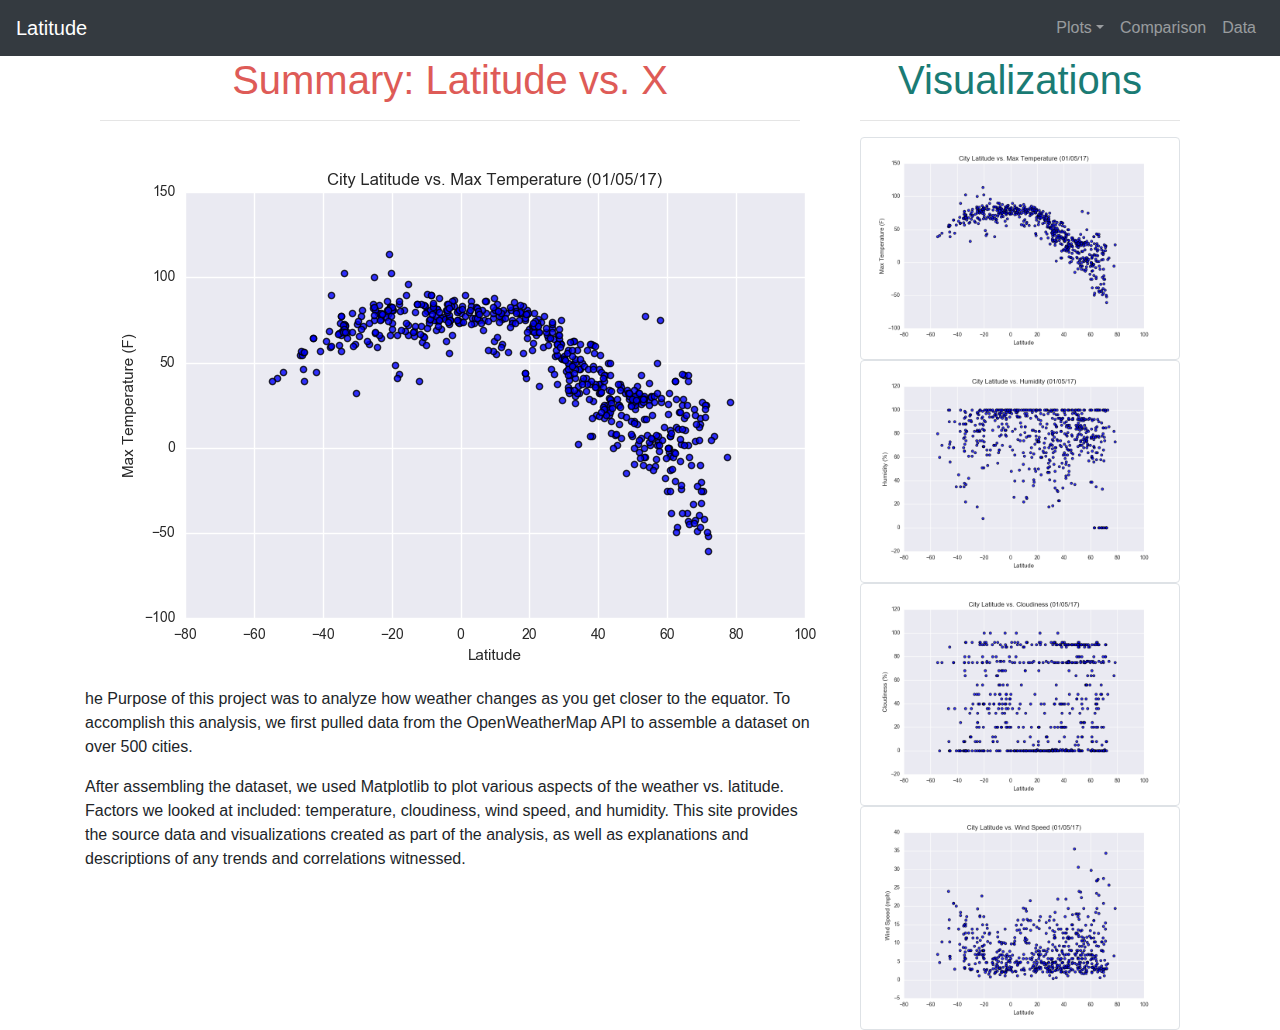
<file: index.html>
<!DOCTYPE html>
<html lang="en">

<head>
  <meta charset="UTF-8">
  <title>Unit 12|Assignment</title>
  <link rel="stylesheet" href="https://stackpath.bootstrapcdn.com/bootstrap/4.3.1/css/bootstrap.min.css" integrity="sha384-ggOyR0iXCbMQv3Xipma34MD+dH/1fQ784/j6cY/iJTQUOhcWr7x9JvoRxT2MZw1T" crossorigin="anonymous">

  <script src="https://code.jquery.com/jquery-3.3.1.slim.min.js" integrity="sha384-q8i/X+965DzO0rT7abK41JStQIAqVgRVzpbzo5smXKp4YfRvH+8abtTE1Pi6jizo" crossorigin="anonymous"></script>
  <script src="https://cdnjs.cloudflare.com/ajax/libs/popper.js/1.14.7/umd/popper.min.js" integrity="sha384-UO2eT0CpHqdSJQ6hJty5KVphtPhzWj9WO1clHTMGa3JDZwrnQq4sF86dIHNDz0W1" crossorigin="anonymous"></script>
  <script src="https://stackpath.bootstrapcdn.com/bootstrap/4.3.1/js/bootstrap.min.js" integrity="sha384-JjSmVgyd0p3pXB1rRibZUAYoIIy6OrQ6VrjIEaFf/nJGzIxFDsf4x0xIM+B07jRM" crossorigin="anonymous"></script>

  <link rel="stylesheet" href="Landing.css">
</head>




<!--NAVBAR-->
    <nav class="navbar navbar-expand-lg navbar-dark bg-dark">

<!--Site Name-->      
        <div>
            <a class="navbar-brand" href="index.html">Latitude</a>
            <button class="navbar-toggler" type="button" data-toggle="collapse" data-target="#navbarSupportedContent" aria-controls="navbarSupportedContent" aria-expanded="false" aria-label="Toggle navigation">
        <span class="navbar-toggler-icon"></span>
            </button>
        </div>


<!--Navbar plots(dropdown), comparisons, & data-->
        <div class="collapse navbar-collapse" id="navbarSupportedContent">
            <ul class="nav navbar-nav ml-auto">
                <li class="nav-item dropdown">
                    <a class="nav-link dropdown-toggle" href="#" id="navbarDropdown" role="button" data-toggle="dropdown" aria-haspopup="true" aria-expanded="false">
                    Plots<span class="caret"></span></a>
                        <div class="dropdown-menu" aria-labelledby="navbarDropdown">
                            <a class="dropdown-item" href="./temperature.html">Max Temperature</a>
                            <a class="dropdown-item" href="./humidity.html">Humidity</a>
                            <a class="dropdown-item" href="./cloudiness.html">Cloudiness</a>
                            <a class="dropdown-item" href="./wind.html">Wind Speed</a>
                        </div>
                </li>
                <li class="nav-item">
                    <a class="nav-link" href="./compare.html">Comparison <span class="sr-only"></span></a>
                </li>
                <li class="nav-item">
                    <a class="nav-link" href="./data.html">Data</a>
                </li>
            </ul>
        </div>
    </nav>

<!--CONTENT-->
    <div class="container">
            <!-- Stack the columns on mobile by making one full-width and the other half-width -->
            <div class="row">
                <div class="col-sm-12 col-md-8">
                    <div class="col-md-12 column">
                        <h1 style="color:rgb(222, 91, 87); text-align: center" >
                            Summary: Latitude vs. X
                        </h1>
                        <hr>
                        <div class="row">
    
                                <img src="./Fig1.png" alt="figure1" class="img-summary">
                                <p>
                                 he Purpose of this project was to analyze how weather changes as you get closer to the equator. To accomplish this analysis, we first pulled data from the OpenWeatherMap API to assemble a dataset on over 500 cities.
                                </p>
                                <p>
                                    After assembling the dataset, we used Matplotlib to plot various aspects of the weather vs. latitude. Factors we looked at included: temperature, cloudiness, wind speed, and humidity. This site provides the source data and visualizations created as part of the analysis, as well as explanations and descriptions of any trends and correlations witnessed.
                                </p>
                        </div>
                       
                        
                    </div>
                </div>
                <div class="col-sm-6 col-md-4">
                    <div class="col-md-12 column">
                        <h1 style="color: rgb(26, 123, 116);text-align: center">Visualizations</h1>
                        <hr>
                        <div class="row">
                            <div class="col-md-12">
                                    <section class="clearfix">
                                            <a href="./temperature.html">
                                                <img src="./Fig1.png" alt="Temperature(F) vs Latitude" class="img-thumbnail">
                                            </a>
                                            <a href="./humidity.html">
                                                <img src="./Fig2.png" alt="Humidity vs Latitude" class="img-thumbnail ">
                                            </a>
                                            <a href="./cloudiness.html">
                                                <img src="./Fig3.png" alt="Cloudiness vs Latitude" class=" img-thumbnail">
                                            </a>
                                            <a href="./wind.html">
                                                <img src="./Fig4.png" alt="Wind Speed vs Latitude" class="img-thumbnail">
                                            </a>
                                          </section>
                            </div>
                        </div>

                    </div>
                </div>
            </div>            
        </div>



</html>
</file>
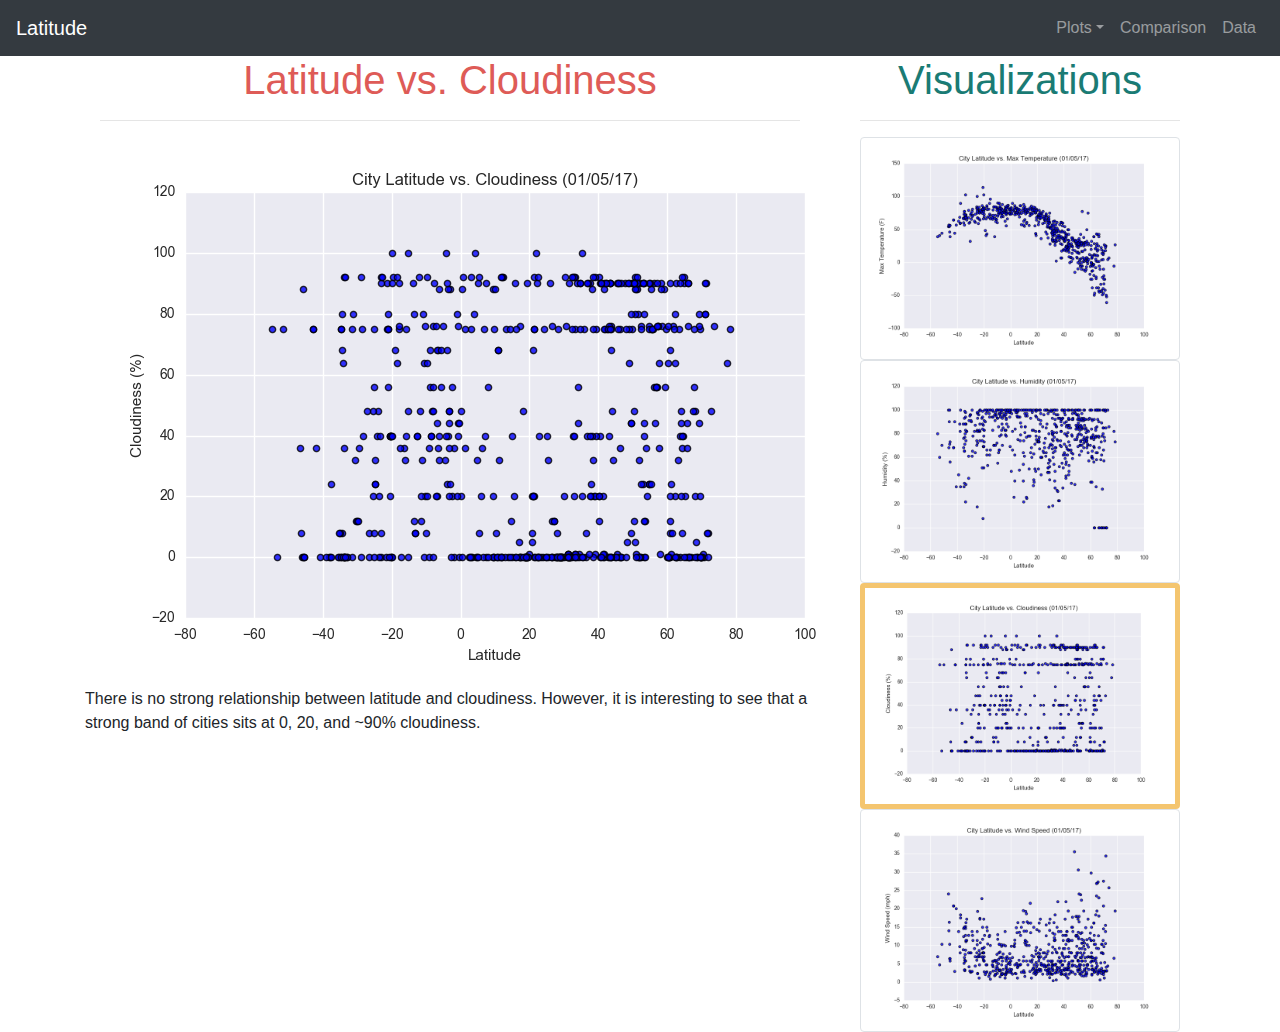
<file: cloudiness.html>
<!DOCTYPE html>
<html lang="en">

<head>
  <meta charset="UTF-8">
  <title>Unit 12|Assignment</title>
  <link rel="stylesheet" href="https://stackpath.bootstrapcdn.com/bootstrap/4.3.1/css/bootstrap.min.css" integrity="sha384-ggOyR0iXCbMQv3Xipma34MD+dH/1fQ784/j6cY/iJTQUOhcWr7x9JvoRxT2MZw1T" crossorigin="anonymous">

  <script src="https://code.jquery.com/jquery-3.3.1.slim.min.js" integrity="sha384-q8i/X+965DzO0rT7abK41JStQIAqVgRVzpbzo5smXKp4YfRvH+8abtTE1Pi6jizo" crossorigin="anonymous"></script>
  <script src="https://cdnjs.cloudflare.com/ajax/libs/popper.js/1.14.7/umd/popper.min.js" integrity="sha384-UO2eT0CpHqdSJQ6hJty5KVphtPhzWj9WO1clHTMGa3JDZwrnQq4sF86dIHNDz0W1" crossorigin="anonymous"></script>
  <script src="https://stackpath.bootstrapcdn.com/bootstrap/4.3.1/js/bootstrap.min.js" integrity="sha384-JjSmVgyd0p3pXB1rRibZUAYoIIy6OrQ6VrjIEaFf/nJGzIxFDsf4x0xIM+B07jRM" crossorigin="anonymous"></script>

  <link rel="stylesheet" href="Landing.css">
</head>




<!--NAVBAR-->
    <nav class="navbar navbar-expand-lg navbar-dark bg-dark">

<!--Site Name-->      
        <div>
            <a class="navbar-brand" href="./index.html">Latitude</a>
            <button class="navbar-toggler" type="button" data-toggle="collapse" data-target="#navbarSupportedContent" aria-controls="navbarSupportedContent" aria-expanded="false" aria-label="Toggle navigation">
        <span class="navbar-toggler-icon"></span>
            </button>
        </div>


<!--Navbar plots(dropdown), comparisons, & data-->
        <div class="collapse navbar-collapse" id="navbarSupportedContent">
            <ul class="nav navbar-nav ml-auto">

                <li class="nav-item dropdown">
                    <a class="nav-link dropdown-toggle" href="#" id="navbarDropdown" role="button" data-toggle="dropdown" aria-haspopup="true" aria-expanded="false">
                    Plots<span class="caret"></span></a>
                        <div class="dropdown-menu" aria-labelledby="navbarDropdown">
                            <a class="dropdown-item" href="./temperature.html">Max Temperature</a>
                            <a class="dropdown-item" href="humidity.html">Humidity</a>
                            <a class="dropdown-item active" href="#">Cloudiness</a>
                            <a class="dropdown-item" href="./wind.html">Wind Speed</a>
                        </div>
                </li>
                <li class="nav-item">
                    <a class="nav-link" href="./compare.html">Comparison <span class="sr-only"></span></a>
                </li>
                <li class="nav-item">
                    <a class="nav-link" href="./data.html">Data</a>
                </li>
            </ul>
        </div>
    </nav>

<!--CONTENT-->
    <div class="container">
            <!-- Stack the columns on mobile by making one full-width and the other half-width -->
            <div class="row">
                <div class="col-sm-12 col-md-8">
                    <div class="col-md-12 column">
                        <h1 style="color:rgb(222, 91, 87); text-align: center">
                            Latitude vs. Cloudiness
                        </h1>
                        <hr>
                        <div class="row">
    
                                <img src="./Fig3.png" alt="figure3" class="img-summary">
                                <p>
                                        There is no strong relationship between latitude and cloudiness. However, it is interesting to see that a strong band of cities sits at 0, 20, and ~90% cloudiness. 
                                </p>
                                
                        </div>
                       
                        
                    </div>
                </div>
                <div class="col-sm-6 col-md-4">
                    <div class="col-md-12 column">
                        <h1 style="color: rgb(26, 123, 116);text-align: center">Visualizations</h1>
                        <hr>
                        <div class="row">
                            <div class="col-md-12">
                                    <section class="clearfix">
                                            <a  href="./temperature.html">
                                                <img  src="./Fig1.png" alt="Temperature(F) vs Latitude" class="img-thumbnail">
                                            </a>
                                            <a href="./humidity.html">
                                                <img src="./Fig2.png" alt="Humidity vs Latitude" class="img-thumbnail ">
                                            </a>
                                            <a href="./cloudiness.html">
                                                <img style="border:5px solid rgb(244, 197, 111)" src="./Fig3.png" alt="Cloudiness vs Latitude" class=" img-thumbnail">
                                            </a>
                                            <a href="./wind.html">
                                                <img src="./Fig4.png" alt="Wind Speed vs Latitude" class="img-thumbnail">
                                            </a>
                                          </section>
                            </div>
                        </div>

                    </div>
                </div>
            </div>            
        </div>



</html>
</file>
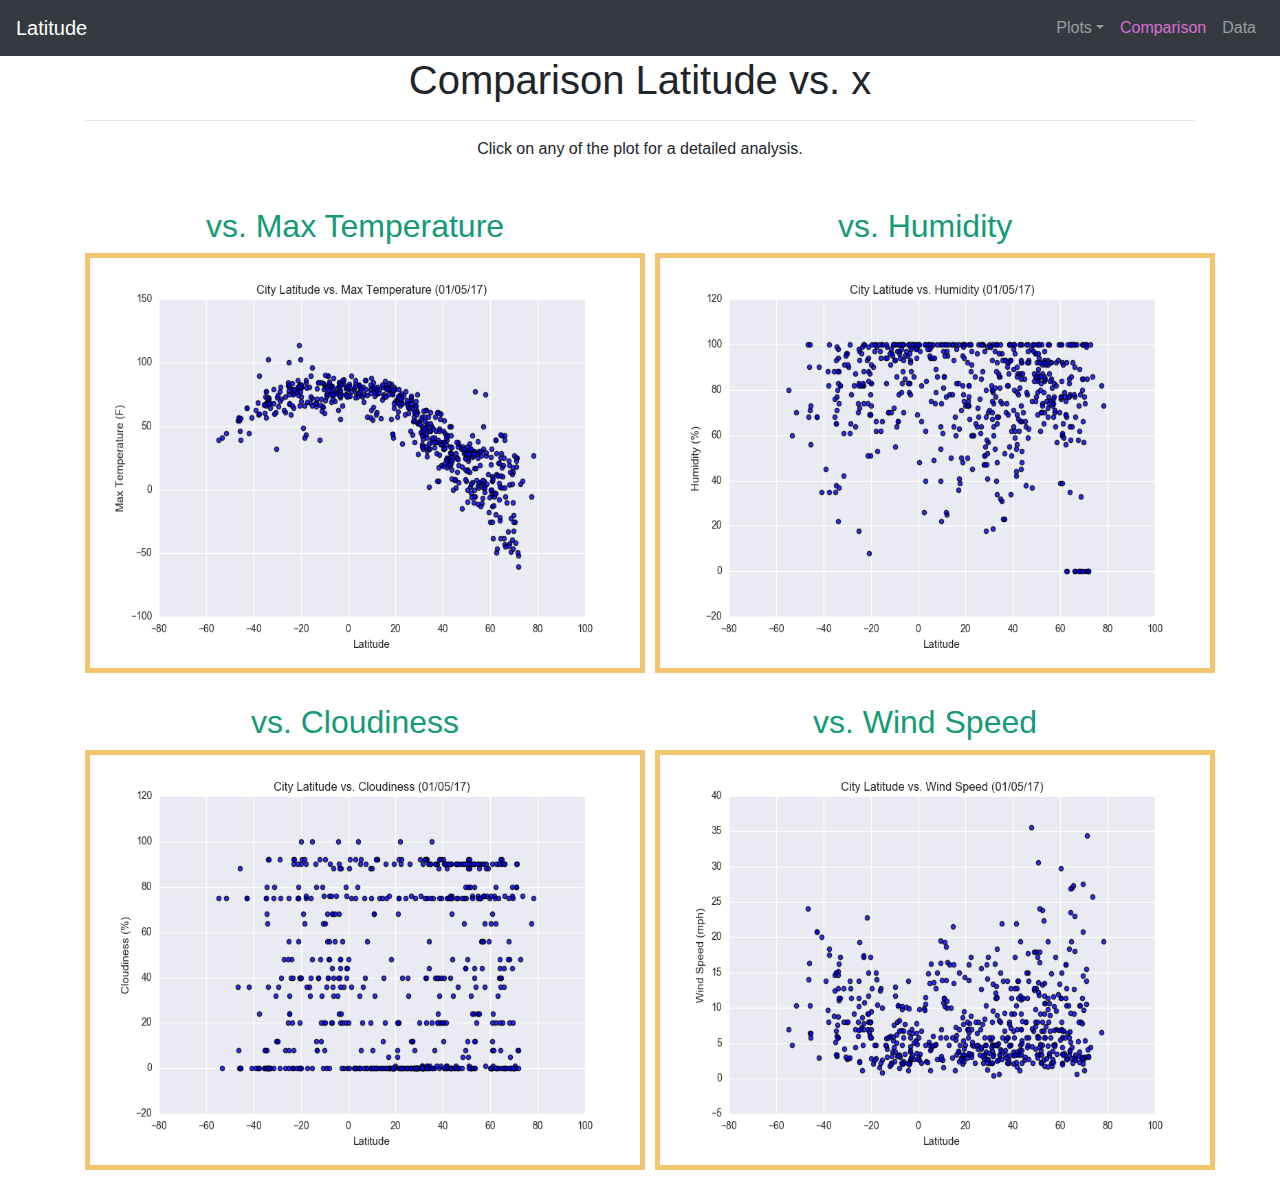
<file: compare.html>
<!DOCTYPE html>
<html lang="en">

<head>
    <meta charset="UTF-8">
    <meta name="viewport" content="width=device-width, initial-scale=1.0">
    <meta name="viewport" content="width=device-width, initial-scale=1.0">
    <meta http-equiv="X-UA-Compatible" content="ie=edge">

  <title>Unit 12|Assignment</title>
  <link rel="stylesheet" href="https://stackpath.bootstrapcdn.com/bootstrap/4.3.1/css/bootstrap.min.css" integrity="sha384-ggOyR0iXCbMQv3Xipma34MD+dH/1fQ784/j6cY/iJTQUOhcWr7x9JvoRxT2MZw1T" crossorigin="anonymous">

  <script src="https://code.jquery.com/jquery-3.3.1.slim.min.js" integrity="sha384-q8i/X+965DzO0rT7abK41JStQIAqVgRVzpbzo5smXKp4YfRvH+8abtTE1Pi6jizo" crossorigin="anonymous"></script>
  <script src="https://cdnjs.cloudflare.com/ajax/libs/popper.js/1.14.7/umd/popper.min.js" integrity="sha384-UO2eT0CpHqdSJQ6hJty5KVphtPhzWj9WO1clHTMGa3JDZwrnQq4sF86dIHNDz0W1" crossorigin="anonymous"></script>
  <script src="https://stackpath.bootstrapcdn.com/bootstrap/4.3.1/js/bootstrap.min.js" integrity="sha384-JjSmVgyd0p3pXB1rRibZUAYoIIy6OrQ6VrjIEaFf/nJGzIxFDsf4x0xIM+B07jRM" crossorigin="anonymous"></script>


  <link rel="stylesheet" href="Landing.css">
</head>




<!--NAVBAR-->
    <nav class="navbar navbar-expand-lg navbar-dark bg-dark">

<!--Site Name-->      
        <div>
            <a class="navbar-brand" href="index.html">Latitude</a>
            <button class="navbar-toggler" type="button" data-toggle="collapse" data-target="#navbarSupportedContent" aria-controls="navbarSupportedContent" aria-expanded="false" aria-label="Toggle navigation">
        <span class="navbar-toggler-icon"></span>
            </button>
        </div>


<!--Navbar plots(dropdown), comparisons, & data-->
        <div class="collapse navbar-collapse" id="navbarSupportedContent">
            <ul class="nav navbar-nav ml-auto">

                <li class="nav-item dropdown">
                    <a class="nav-link dropdown-toggle" href="#" id="navbarDropdown" role="button" data-toggle="dropdown" aria-haspopup="true" aria-expanded="false">
                    Plots<span class="caret"></span></a>
                        <div class="dropdown-menu" aria-labelledby="navbarDropdown">
                            <a class="dropdown-item" href="./temperature.html">Max Temperature</a>
                            <a class="dropdown-item" href="./humidity.html">Humidity</a>
                            <a class="dropdown-item" href="./cloudiness.html">Cloudiness</a>
                            <a class="dropdown-item" href="./wind.html">Wind Speed</a>
                        </div>
                </li>
                <li class="nav-item">
                    <a style="color:orchid" class="nav-link " href="#">Comparison <span class="sr-only"></span></a>
                </li>
                <li class="nav-item">
                    <a class="nav-link" href="./data.html"> Data</a>
                </li>
            </ul>
        </div>
    </nav>

<!--CONTENT-->
 
<body>
        <div class="container">
            <h1 style="text-align: center">Comparison Latitude vs. x</h1>
            <hr>
            <div class="main-content">
                    <p style="text-align: center">Click on any of the plot for a detailed analysis.</p>
                </div>
                
            <section>
                <div class="row">
                    <div class="col-sm-12 col-md-6">
                        <h2 style="color: rgb(20, 154, 118); text-align: center">vs. Max Temperature</h2>
                        <a href="../href/maxtemperature.html">
                            <img style="width:560px;height:420px; border:5px solid rgb(244, 197, 111);margin-bottom: 30px;" src="./Fig1.png" alt="Max Temperature" class="img-responsive comparison">
                        </a>
                    </div>
                    <div class="col-sm-12 col-md-6">
                        <h2 style="color: rgb(20, 154, 118); text-align: center">vs. Humidity</h2>
                        <a href="../href/humidity.html">
                            <img style="width:560px;height:420px; border:5px solid rgb(244, 197, 111); margin-bottom: 30px; " src="./Fig2.png" alt="Humidity" class="img-responsive comparison">
                        </a>
                    </div>        
                </div>
                <div class="row">
                    <div class="col-sm-12 col-md-6">
                        <h2 style="color:rgb(20, 154, 118); text-align: center">vs. Cloudiness</h2>
                        <a href="../href/cloudiness.html">
                            <img style="width:560px;height:420px; border:5px solid rgb(244, 197, 111); margin-bottom: 30px;" src="./Fig3.png" alt="Cloudiness" class="img-responsive comparison">
                        </a>
                    </div>
                    <div class="col-sm-12 col-md-6">
                        <h2 style="color: rgb(20, 154, 118); text-align: center">vs. Wind Speed</h2>
                        <a href="../href/windspeed.html">
                            <img style="width:560px;height:420px; border:5px solid rgb(244, 197, 111); margin-bottom: 30px;" src="./Fig4.png" alt="wind speed" class="img-responsive comparison" id="bottom-comp">
                        </a>
                    </div>            
                </div>
            </section>   
        </div>   
    </body>

</html>
</file>
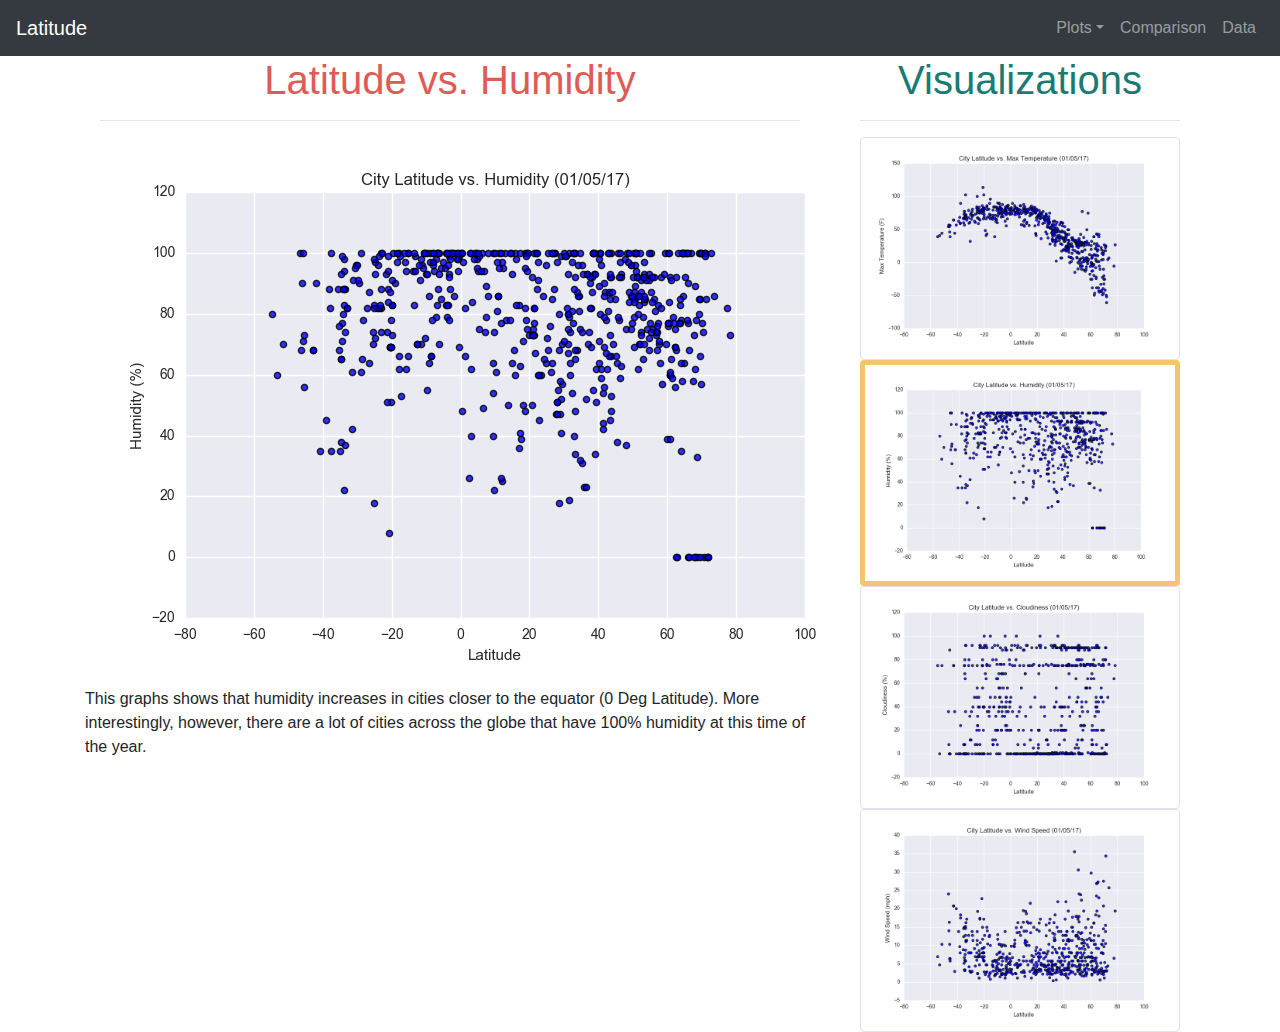
<file: humidity.html>
<!DOCTYPE html>
<html lang="en">

<head>
  <meta charset="UTF-8">
  <title>Unit 12|Assignment</title>
  <link rel="stylesheet" href="https://stackpath.bootstrapcdn.com/bootstrap/4.3.1/css/bootstrap.min.css" integrity="sha384-ggOyR0iXCbMQv3Xipma34MD+dH/1fQ784/j6cY/iJTQUOhcWr7x9JvoRxT2MZw1T" crossorigin="anonymous">

  <script src="https://code.jquery.com/jquery-3.3.1.slim.min.js" integrity="sha384-q8i/X+965DzO0rT7abK41JStQIAqVgRVzpbzo5smXKp4YfRvH+8abtTE1Pi6jizo" crossorigin="anonymous"></script>
  <script src="https://cdnjs.cloudflare.com/ajax/libs/popper.js/1.14.7/umd/popper.min.js" integrity="sha384-UO2eT0CpHqdSJQ6hJty5KVphtPhzWj9WO1clHTMGa3JDZwrnQq4sF86dIHNDz0W1" crossorigin="anonymous"></script>
  <script src="https://stackpath.bootstrapcdn.com/bootstrap/4.3.1/js/bootstrap.min.js" integrity="sha384-JjSmVgyd0p3pXB1rRibZUAYoIIy6OrQ6VrjIEaFf/nJGzIxFDsf4x0xIM+B07jRM" crossorigin="anonymous"></script>

  <link rel="stylesheet" href="Landing.css">
</head>




<!--NAVBAR-->
    <nav class="navbar navbar-expand-lg navbar-dark bg-dark">

<!--Site Name-->      
        <div>
            <a class="navbar-brand" href="./index.html">Latitude</a>
            <button class="navbar-toggler" type="button" data-toggle="collapse" data-target="#navbarSupportedContent" aria-controls="navbarSupportedContent" aria-expanded="false" aria-label="Toggle navigation">
        <span class="navbar-toggler-icon"></span>
            </button>
        </div>


<!--Navbar plots(dropdown), comparisons, & data-->
        <div class="collapse navbar-collapse" id="navbarSupportedContent">
            <ul class="nav navbar-nav ml-auto">

                <li class="nav-item dropdown">
                    <a class="nav-link dropdown-toggle" href="#" id="navbarDropdown" role="button" data-toggle="dropdown" aria-haspopup="true" aria-expanded="false">
                    Plots<span class="caret"></span></a>
                        <div class="dropdown-menu" aria-labelledby="navbarDropdown">
                            <a class="dropdown-item" href="./temperature.html">Max Temperature</a>
                            <a class="dropdown-item active" href="#">Humidity</a>
                            <a class="dropdown-item" href="./cloudiness.html">Cloudiness</a>
                            <a class="dropdown-item" href="./wind.html">Wind Speed</a>
                        </div>
                </li>
                <li class="nav-item">
                    <a class="nav-link" href="./compare.html">Comparison <span class="sr-only"></span></a>
                </li>
                <li class="nav-item">
                    <a class="nav-link" href="./data.html">Data</a>
                </li>
            </ul>
        </div>
    </nav>

<!--CONTENT-->
    <div class="container">
            <!-- Stack the columns on mobile by making one full-width and the other half-width -->
            <div class="row">
                <div class="col-sm-12 col-md-8">
                    <div class="col-md-12 column">
                        <h1 style="color:rgb(222, 91, 87); text-align: center">
                            Latitude vs. Humidity
                        </h1>
                        <hr>
                        <div class="row">
    
                                <img src="./Fig2.png" alt="figure2" class="img-summary">
                                <p>
                                This graphs shows that humidity increases in cities closer to the equator (0 Deg Latitude). More interestingly, however, there are a lot of cities across the globe that have 100% humidity at this time of the year. 
                                </p>
                                
                        </div>
                       
                        
                    </div>
                </div>
                <div class="col-sm-6 col-md-4">
                    <div class="col-md-12 column">
                        <h1 style="color: rgb(26, 123, 116);text-align: center">Visualizations</h1>
                        <hr>
                        <div class="row">
                            <div class="col-md-12">
                                    <section class="clearfix">
                                            <a  href="./temperature.html">
                                                <img  src="./Fig1.png" alt="Temperature(F) vs Latitude" class="img-thumbnail">
                                            </a>
                                            <a href="./humidity.html">
                                                <img style="border:5px solid rgb(244, 197, 111)" src="./Fig2.png" alt="Humidity vs Latitude" class="img-thumbnail ">
                                            </a>
                                            <a href="./cloudiness.html">
                                                <img src="./Fig3.png" alt="Cloudiness vs Latitude" class=" img-thumbnail">
                                            </a>
                                            <a href="./wind.html">
                                                <img src="./Fig4.png" alt="Wind Speed vs Latitude" class="img-thumbnail">
                                            </a>
                                          </section>
                            </div>
                        </div>

                    </div>
                </div>
            </div>            
        </div>



</html>
</file>
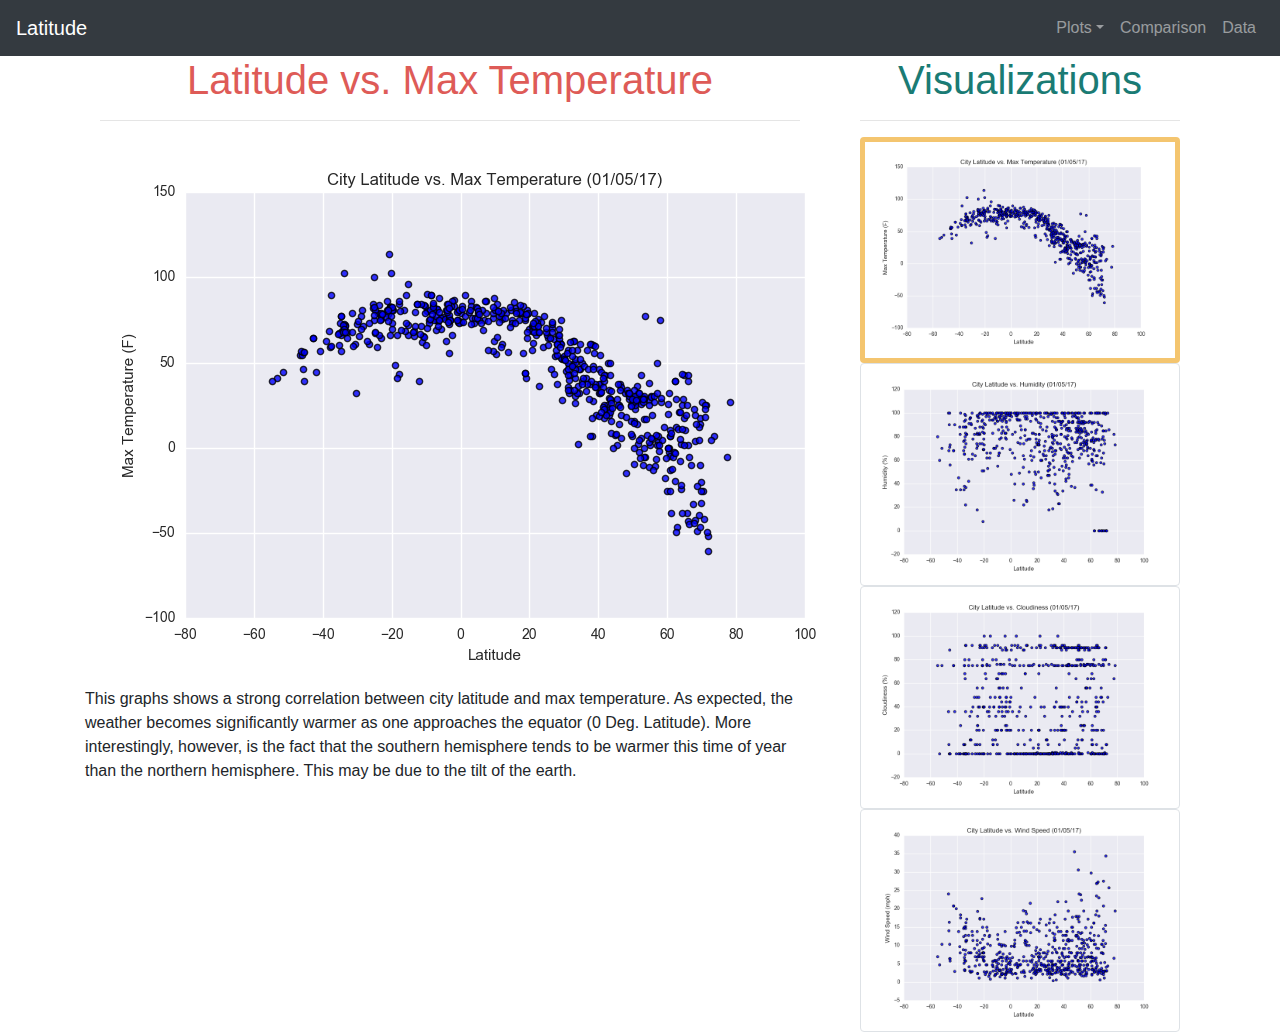
<file: temperature.html>
<!DOCTYPE html>
<html lang="en">

<head>
  <meta charset="UTF-8">
  <title>Unit 12|Assignment</title>
  <link rel="stylesheet" href="https://stackpath.bootstrapcdn.com/bootstrap/4.3.1/css/bootstrap.min.css" integrity="sha384-ggOyR0iXCbMQv3Xipma34MD+dH/1fQ784/j6cY/iJTQUOhcWr7x9JvoRxT2MZw1T" crossorigin="anonymous">

  <script src="https://code.jquery.com/jquery-3.3.1.slim.min.js" integrity="sha384-q8i/X+965DzO0rT7abK41JStQIAqVgRVzpbzo5smXKp4YfRvH+8abtTE1Pi6jizo" crossorigin="anonymous"></script>
  <script src="https://cdnjs.cloudflare.com/ajax/libs/popper.js/1.14.7/umd/popper.min.js" integrity="sha384-UO2eT0CpHqdSJQ6hJty5KVphtPhzWj9WO1clHTMGa3JDZwrnQq4sF86dIHNDz0W1" crossorigin="anonymous"></script>
  <script src="https://stackpath.bootstrapcdn.com/bootstrap/4.3.1/js/bootstrap.min.js" integrity="sha384-JjSmVgyd0p3pXB1rRibZUAYoIIy6OrQ6VrjIEaFf/nJGzIxFDsf4x0xIM+B07jRM" crossorigin="anonymous"></script>

  <link rel="stylesheet" href="Landing.css">
</head>




<!--NAVBAR-->
    <nav class="navbar navbar-expand-lg navbar-dark bg-dark">

<!--Site Name-->      
        <div>
            <a class="navbar-brand" href="./index.html">Latitude</a>
            <button class="navbar-toggler" type="button" data-toggle="collapse" data-target="#navbarSupportedContent" aria-controls="navbarSupportedContent" aria-expanded="false" aria-label="Toggle navigation">
        <span class="navbar-toggler-icon"></span>
            </button>
        </div>


<!--Navbar plots(dropdown), comparisons, & data-->
        <div class="collapse navbar-collapse" id="navbarSupportedContent">
            <ul class="nav navbar-nav ml-auto">

                <li class="nav-item dropdown">
                    <a class="nav-link dropdown-toggle" href="#" id="navbarDropdown" role="button" data-toggle="dropdown" aria-haspopup="true" aria-expanded="false">
                    Plots<span class="caret"></span></a>
                        <div class="dropdown-menu" aria-labelledby="navbarDropdown">
                            <a class="dropdown-item active" href="#">Max Temperature</a>
                            <a class="dropdown-item" href="./humidity.html">Humidity</a>
                            <a class="dropdown-item" href="./cloudiness.html">Cloudiness</a>
                            <a class="dropdown-item" href="./wind.html">Wind Speed</a>
                        </div>
                </li>
                <li class="nav-item">
                    <a class="nav-link" href="./compare.html">Comparison <span class="sr-only"></span></a>
                </li>
                <li class="nav-item">
                    <a class="nav-link" href="./data.html">Data</a>
                </li>
            </ul>
        </div>
    </nav>

<!--CONTENT-->
    <div class="container">
            <!-- Stack the columns on mobile by making one full-width and the other half-width -->
            <div class="row">
                <div class="col-sm-12 col-md-8">
                    <div class="col-md-12 column">
                        <h1 style="color:rgb(222, 91, 87); text-align: center">
                            Latitude vs.  Max Temperature
                        </h1>
                        <hr>
                        <div class="row">
    
                                <img src="./Fig1.png" alt="figure1" class="img-summary">
                                <p>
                                This graphs shows a strong correlation between city latitude and max temperature. As expected, the weather becomes significantly warmer as one approaches the equator (0 Deg. Latitude). More interestingly, however, is the fact that the southern hemisphere tends to be warmer this time of year than the northern hemisphere. This may be due to the tilt of the earth.
                                </p>
                                
                        </div>
                       
                        
                    </div>
                </div>
                <div class="col-sm-6 col-md-4">
                    <div class="col-md-12 column">
                        <h1 style="color: rgb(26, 123, 116);text-align: center">Visualizations</h1>
                        <hr>
                        <div class="row">
                            <div class="col-md-12">
                                    <section class="clearfix">
                                            <a  href="./temperature.html">
                                                <img style="border:5px solid rgb(244, 197, 111)" src="./Fig1.png" alt="Temperature(F) vs Latitude" class="img-thumbnail">
                                            </a>
                                            <a href="./humidity.html">
                                                <img src="./Fig2.png" alt="Humidity vs Latitude" class="img-thumbnail ">
                                            </a>
                                            <a href="./cloudiness.html">
                                                <img src="./Fig3.png" alt="Cloudiness vs Latitude" class=" img-thumbnail">
                                            </a>
                                            <a href="./wind.html">
                                                <img src="./Fig4.png" alt="Wind Speed vs Latitude" class="img-thumbnail">
                                            </a>
                                          </section>
                            </div>
                        </div>

                    </div>
                </div>
            </div>            
        </div>



</html>
</file>
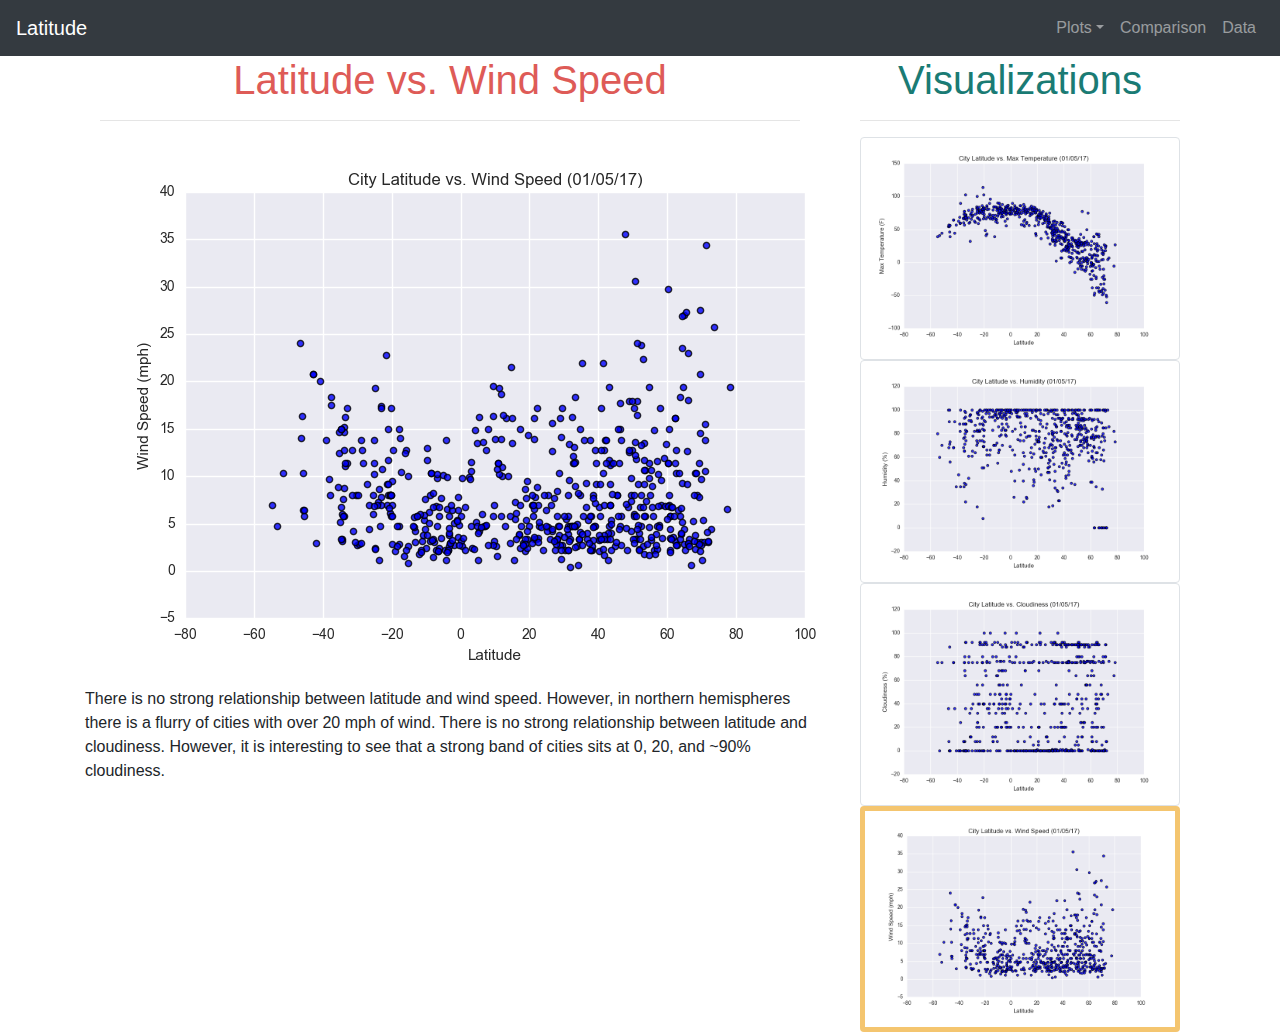
<file: wind.html>
<!DOCTYPE html>
<html lang="en">

<head>
  <meta charset="UTF-8">
  <title>Unit 12|Assignment</title>
  <link rel="stylesheet" href="https://stackpath.bootstrapcdn.com/bootstrap/4.3.1/css/bootstrap.min.css" integrity="sha384-ggOyR0iXCbMQv3Xipma34MD+dH/1fQ784/j6cY/iJTQUOhcWr7x9JvoRxT2MZw1T" crossorigin="anonymous">

  <script src="https://code.jquery.com/jquery-3.3.1.slim.min.js" integrity="sha384-q8i/X+965DzO0rT7abK41JStQIAqVgRVzpbzo5smXKp4YfRvH+8abtTE1Pi6jizo" crossorigin="anonymous"></script>
  <script src="https://cdnjs.cloudflare.com/ajax/libs/popper.js/1.14.7/umd/popper.min.js" integrity="sha384-UO2eT0CpHqdSJQ6hJty5KVphtPhzWj9WO1clHTMGa3JDZwrnQq4sF86dIHNDz0W1" crossorigin="anonymous"></script>
  <script src="https://stackpath.bootstrapcdn.com/bootstrap/4.3.1/js/bootstrap.min.js" integrity="sha384-JjSmVgyd0p3pXB1rRibZUAYoIIy6OrQ6VrjIEaFf/nJGzIxFDsf4x0xIM+B07jRM" crossorigin="anonymous"></script>

  <link rel="stylesheet" href="Landing.css">
</head>




<!--NAVBAR-->
    <nav class="navbar navbar-expand-lg navbar-dark bg-dark">

<!--Site Name-->      
        <div>
            <a class="navbar-brand" href="./index.html">Latitude</a>
            <button class="navbar-toggler" type="button" data-toggle="collapse" data-target="#navbarSupportedContent" aria-controls="navbarSupportedContent" aria-expanded="false" aria-label="Toggle navigation">
        <span class="navbar-toggler-icon"></span>
            </button>
        </div>


<!--Navbar plots(dropdown), comparisons, & data-->
        <div class="collapse navbar-collapse" id="navbarSupportedContent">
            <ul class="nav navbar-nav ml-auto">

                <li class="nav-item dropdown">
                    <a class="nav-link dropdown-toggle" href="#" id="navbarDropdown" role="button" data-toggle="dropdown" aria-haspopup="true" aria-expanded="false">
                    Plots<span class="caret"></span></a>
                        <div class="dropdown-menu" aria-labelledby="navbarDropdown">
                            <a class="dropdown-item" href="./temperature.html">Max Temperature</a>
                            <a class="dropdown-item" href="humidity.html">Humidity</a>
                            <a class="dropdown-item " href="cloudiness.html">Cloudiness</a>
                            <a class="dropdown-item active" href="#">Wind Speed</a>
                        </div>
                </li>
                <li class="nav-item">
                    <a class="nav-link" href="./compare.html">Comparison <span class="sr-only"></span></a>
                </li>
                <li class="nav-item">
                    <a class="nav-link" href="./data.html">Data</a>
                </li>
            </ul>
        </div>
    </nav>

<!--CONTENT-->
    <div class="container">
            <!-- Stack the columns on mobile by making one full-width and the other half-width -->
            <div class="row">
                <div class="col-sm-12 col-md-8">
                    <div class="col-md-12 column">
                        <h1 style="color:rgb(222, 91, 87); text-align: center">
                            Latitude vs. Wind Speed
                        </h1>
                        <hr>
                        <div class="row">
    
                                <img src="./Fig4.png" alt="figure4" class="img-summary">
                                <p> There is no strong relationship between latitude and wind speed. However, in northern hemispheres there is a flurry of cities with over 20 mph of wind.    There is no strong relationship between latitude and cloudiness. However, it is interesting to see that a strong band of cities sits at 0, 20, and ~90% cloudiness. 
                                </p>
                                
                        </div>
                       
                        
                    </div>
                </div>
                <div class="col-sm-6 col-md-4">
                    <div class="col-md-12 column">
                        <h1 style="color: rgb(26, 123, 116);text-align: center">Visualizations</h1>
                        <hr>
                        <div class="row">
                            <div class="col-md-12">
                                    <section class="clearfix">
                                            <a  href="./temperature.html">
                                                <img  src="./Fig1.png" alt="Temperature(F) vs Latitude" class="img-thumbnail">
                                            </a>
                                            <a href="./humidity.html">
                                                <img src="./Fig2.png" alt="Humidity vs Latitude" class="img-thumbnail ">
                                            </a>
                                            <a href="./cloudiness.html">
                                                <img src="./Fig3.png" alt="Cloudiness vs Latitude" class=" img-thumbnail">
                                            </a>
                                            <a href="./wind.html">
                                                <img style="border:5px solid rgb(244, 197, 111)" src="./Fig4.png" alt="Wind Speed vs Latitude" class="img-thumbnail">
                                            </a>
                                          </section>
                            </div>
                        </div>

                    </div>
                </div>
            </div>            
        </div>



</html>
</file>
<file: Landing.css>
.bg {
    background-color: rgb(247,244,240);
}

.navbg{
    color: rgb(250,67,61);
}

.main-content {
    padding: 30px;
    padding-top: 0px;
}
.active {
    border: 2px solid #212188;
    padding: 2px;}


#temps-active {
    border: 2px solid #212188;
    padding: 2px;
    margin-bottom: 0px;
}
/* ------Sizing-------- */
</file>
